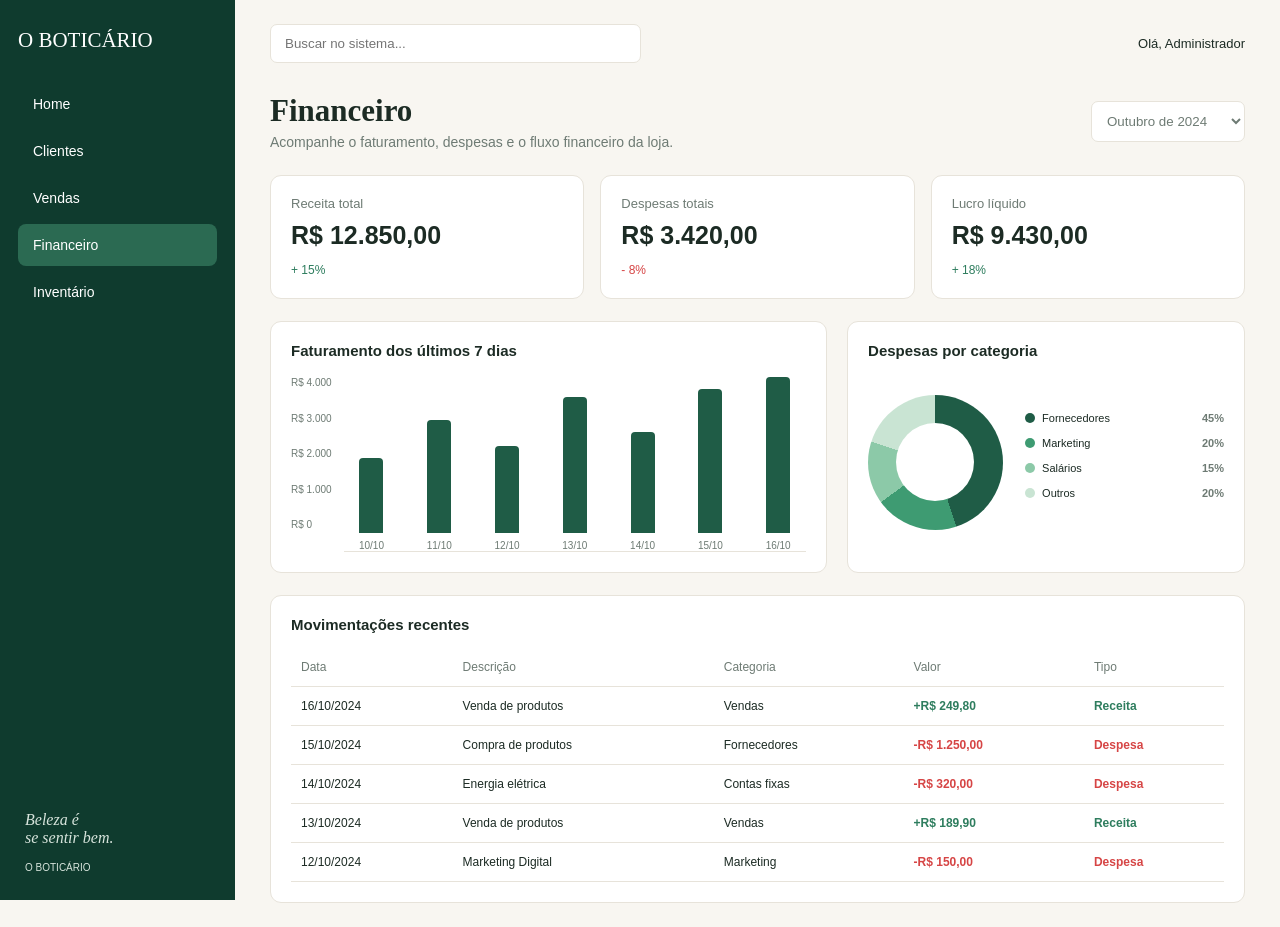
<file: Financeiro/index.html>
<!DOCTYPE html>
<html lang="pt-BR">
<head>
    <meta charset="UTF-8">
    <meta name="viewport" content="width=device-width, initial-scale=1.0">
    <title>Financeiro - O Boticário</title>
    <link rel="stylesheet" href="css.css">
</head>
<body>
    <aside class="menu">
        <h2>O BOTICÁRIO</h2>

        <nav>
            <a href="#">Home</a>
            <a href="#">Clientes</a>
            <a href="#">Vendas</a>
            <a class="ativo" href="#">Financeiro</a>
            <a href="#">Inventário</a>
        </nav>

        <div class="frase">
            <p>Beleza é<br>se sentir bem.</p>
            <small>O BOTICÁRIO</small>
        </div>
    </aside>

    <main class="conteudo">
        <header class="topo">
            <input type="search" placeholder="Buscar no sistema...">
            <p>Olá, Administrador</p>
        </header>

        <section class="cabecalho">
            <div>
                <h1>Financeiro</h1>
                <p>Acompanhe o faturamento, despesas e o fluxo financeiro da loja.</p>
            </div>

            <select>
                <option>Outubro de 2024</option>
                <option>Setembro de 2024</option>
                <option>Agosto de 2024</option>
            </select>
        </section>

        <section class="resumos">
            <div class="cartao">
                <p>Receita total</p>
                <strong>R$ 12.850,00</strong>
                <small>+ 15%</small>
            </div>
            <div class="cartao despesa">
                <p>Despesas totais</p>
                <strong>R$ 3.420,00</strong>
                <small>- 8%</small>
            </div>
            <div class="cartao">
                <p>Lucro líquido</p>
                <strong>R$ 9.430,00</strong>
                <small>+ 18%</small>
            </div>
        </section>

        <section class="graficos">
            <div class="painel">
                <h2>Faturamento dos últimos 7 dias</h2>
                <div class="grafico">
                    <div class="valores">
                        <span>R$ 4.000</span>
                        <span>R$ 3.000</span>
                        <span>R$ 2.000</span>
                        <span>R$ 1.000</span>
                        <span>R$ 0</span>
                    </div>
                    <div class="barras">
                        <div class="coluna"><div style="height: 43%"></div><span>10/10</span></div>
                        <div class="coluna"><div style="height: 65%"></div><span>11/10</span></div>
                        <div class="coluna"><div style="height: 50%"></div><span>12/10</span></div>
                        <div class="coluna"><div style="height: 78%"></div><span>13/10</span></div>
                        <div class="coluna"><div style="height: 58%"></div><span>14/10</span></div>
                        <div class="coluna"><div style="height: 83%"></div><span>15/10</span></div>
                        <div class="coluna"><div style="height: 95%"></div><span>16/10</span></div>
                    </div>
                </div>
            </div>

            <div class="painel">
                <h2>Despesas por categoria</h2>
                <div class="categorias">
                    <div class="grafico-redondo"></div>
                    <ul>
                        <li><span class="cor fornecedores"></span>Fornecedores <b>45%</b></li>
                        <li><span class="cor marketing"></span>Marketing <b>20%</b></li>
                        <li><span class="cor salarios"></span>Salários <b>15%</b></li>
                        <li><span class="cor outros"></span>Outros <b>20%</b></li>
                    </ul>
                </div>
            </div>
        </section>

        <section class="painel movimentacoes">
            <h2>Movimentações recentes</h2>
            <div class="tabela">
                <table>
                    <thead>
                        <tr>
                            <th>Data</th>
                            <th>Descrição</th>
                            <th>Categoria</th>
                            <th>Valor</th>
                            <th>Tipo</th>
                        </tr>
                    </thead>
                    <tbody>
                        <tr>
                            <td>16/10/2024</td>
                            <td>Venda de produtos</td>
                            <td>Vendas</td>
                            <td class="entrada">+R$ 249,80</td>
                            <td class="entrada">Receita</td>
                        </tr>
                        <tr>
                            <td>15/10/2024</td>
                            <td>Compra de produtos</td>
                            <td>Fornecedores</td>
                            <td class="saida">-R$ 1.250,00</td>
                            <td class="saida">Despesa</td>
                        </tr>
                        <tr>
                            <td>14/10/2024</td>
                            <td>Energia elétrica</td>
                            <td>Contas fixas</td>
                            <td class="saida">-R$ 320,00</td>
                            <td class="saida">Despesa</td>
                        </tr>
                        <tr>
                            <td>13/10/2024</td>
                            <td>Venda de produtos</td>
                            <td>Vendas</td>
                            <td class="entrada">+R$ 189,90</td>
                            <td class="entrada">Receita</td>
                        </tr>
                        <tr>
                            <td>12/10/2024</td>
                            <td>Marketing Digital</td>
                            <td>Marketing</td>
                            <td class="saida">-R$ 150,00</td>
                            <td class="saida">Despesa</td>
                        </tr>
                    </tbody>
                </table>
            </div>
        </section>
    </main>
</body>
</html>
</file>
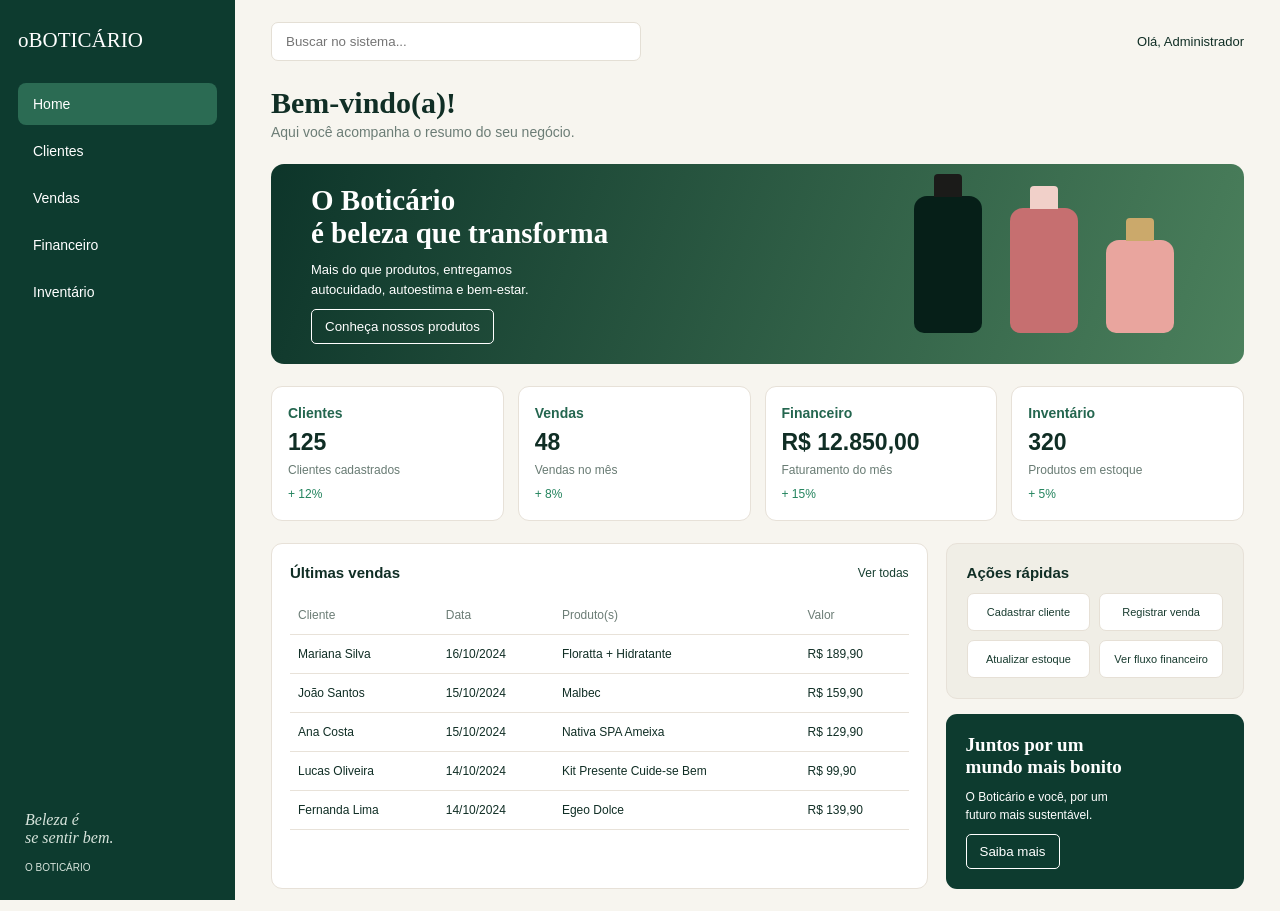
<file: Home/index.html>
<!DOCTYPE html>
<html lang="pt-br">
<head>
    <meta charset="UTF-8">
    <meta name="viewport" content="width=device-width, initial-scale=1.0">
    <title>O Boticário - Home</title>
    <link rel="stylesheet" href="style.css">
</head>
<body>
    <aside class="menu">
        <h2>oBOTICÁRIO</h2>

        <nav>
            <a class="ativo" href="#">Home</a>
            <a href="#">Clientes</a>
            <a href="#">Vendas</a>
            <a href="#">Financeiro</a>
            <a href="#">Inventário</a>
        </nav>

        <div class="frase">
            <p>Beleza é<br>se sentir bem.</p>
            <small>O BOTICÁRIO</small>
        </div>
    </aside>

    <main class="conteudo">
        <header class="topo">
            <input type="text" placeholder="Buscar no sistema...">
            <div class="usuario">Olá, Administrador</div>
        </header>

        <section class="boas-vindas">
            <h1>Bem-vindo(a)!</h1>
            <p>Aqui você acompanha o resumo do seu negócio.</p>
        </section>

        <section class="banner">
            <div class="texto-banner">
                <h2>O Boticário<br>é beleza que transforma</h2>
                <p>Mais do que produtos, entregamos<br>
                autocuidado, autoestima e bem-estar.</p>
                <button>Conheça nossos produtos</button>
            </div>

            <div class="frascos">
                <div class="frasco verde"><div></div></div>
                <div class="frasco rosa"><div></div></div>
                <div class="frasco claro"><div></div></div>
            </div>
        </section>

        <section class="resumos">
            <div class="cartao">
                <h3>Clientes</h3>
                <strong>125</strong>
                <p>Clientes cadastrados</p>
                <small>+ 12%</small>
            </div>

            <div class="cartao">
                <h3>Vendas</h3>
                <strong>48</strong>
                <p>Vendas no mês</p>
                <small>+ 8%</small>
            </div>

            <div class="cartao">
                <h3>Financeiro</h3>
                <strong>R$ 12.850,00</strong>
                <p>Faturamento do mês</p>
                <small>+ 15%</small>
            </div>

            <div class="cartao">
                <h3>Inventário</h3>
                <strong>320</strong>
                <p>Produtos em estoque</p>
                <small>+ 5%</small>
            </div>
        </section>

        <section class="parte-inferior">
            <div class="vendas">
                <div class="titulo-tabela">
                    <h3>Últimas vendas</h3>
                    <a href="#">Ver todas</a>
                </div>

                <table>
                    <thead>
                        <tr>
                            <th>Cliente</th>
                            <th>Data</th>
                            <th>Produto(s)</th>
                            <th>Valor</th>
                        </tr>
                    </thead>
                    <tbody>
                        <tr>
                            <td>Mariana Silva</td>
                            <td>16/10/2024</td>
                            <td>Floratta + Hidratante</td>
                            <td>R$ 189,90</td>
                        </tr>
                        <tr>
                            <td>João Santos</td>
                            <td>15/10/2024</td>
                            <td>Malbec</td>
                            <td>R$ 159,90</td>
                        </tr>
                        <tr>
                            <td>Ana Costa</td>
                            <td>15/10/2024</td>
                            <td>Nativa SPA Ameixa</td>
                            <td>R$ 129,90</td>
                        </tr>
                        <tr>
                            <td>Lucas Oliveira</td>
                            <td>14/10/2024</td>
                            <td>Kit Presente Cuide-se Bem</td>
                            <td>R$ 99,90</td>
                        </tr>
                        <tr>
                            <td>Fernanda Lima</td>
                            <td>14/10/2024</td>
                            <td>Egeo Dolce</td>
                            <td>R$ 139,90</td>
                        </tr>
                    </tbody>
                </table>
            </div>

            <div class="coluna-lateral">
                <div class="acoes">
                    <h3>Ações rápidas</h3>
                    <div class="botoes">
                        <button>Cadastrar cliente</button>
                        <button>Registrar venda</button>
                        <button>Atualizar estoque</button>
                        <button>Ver fluxo financeiro</button>
                    </div>
                </div>

                <div class="mensagem">
                    <h3>Juntos por um<br>mundo mais bonito</h3>
                    <p>O Boticário e você, por um<br>futuro mais sustentável.</p>
                    <button>Saiba mais</button>
                </div>
            </div>
        </section>
    </main>
</body>
</html>
</file>
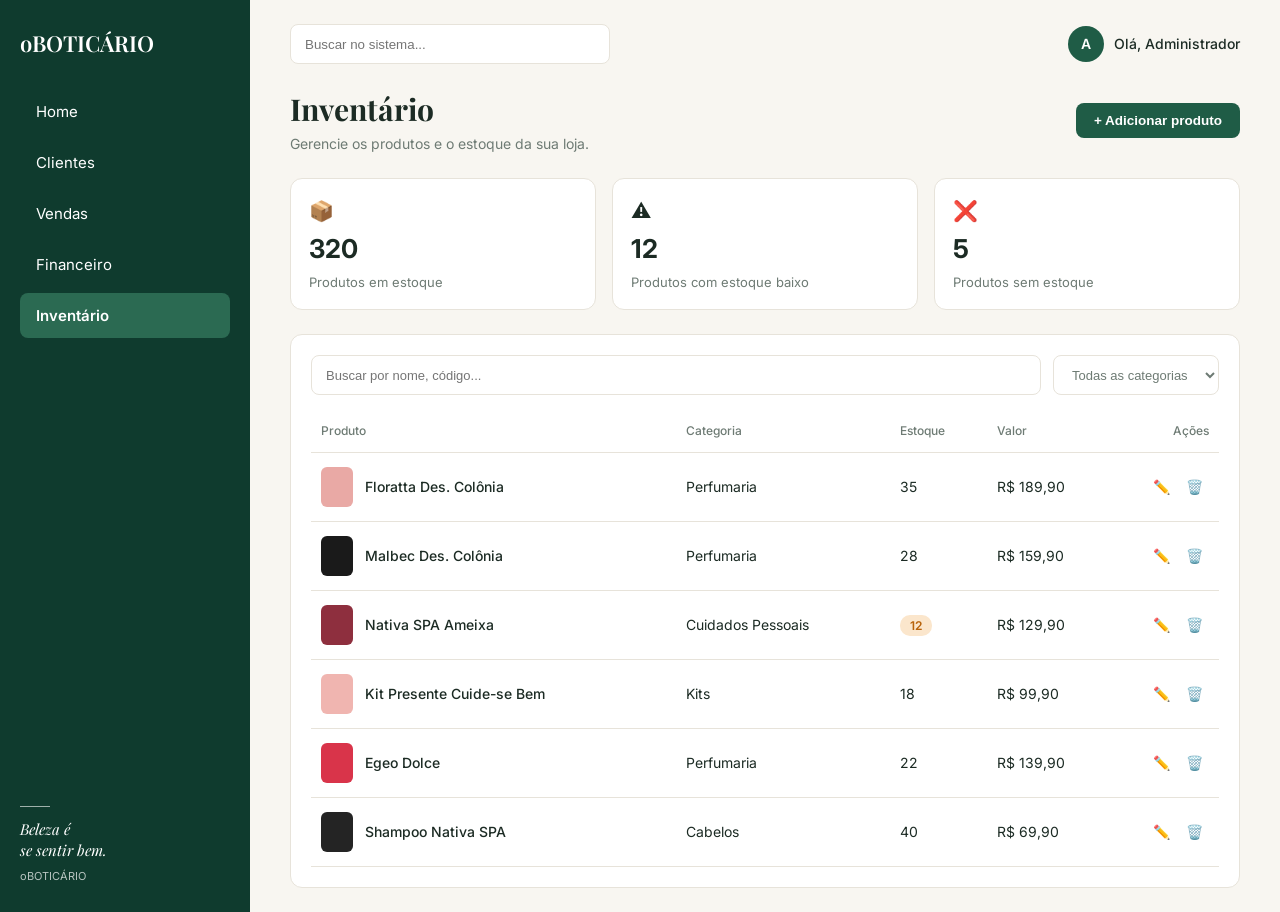
<file: Inventario/Inventario.html>
<!DOCTYPE html>
<html lang="pt-BR">
<head>
  <meta charset="UTF-8">
  <meta name="viewport" content="width=device-width, initial-scale=1.0">
  <title>Inventário · O Boticário</title>
  
  <!-- Fontes do Google -->
  <link rel="preconnect" href="https://fonts.googleapis.com">
  <link rel="preconnect" href="https://fonts.gstatic.com" crossorigin>
  <link href="https://fonts.googleapis.com/css2?family=Inter:wght@400;500;600;700&family=Playfair+Display:ital,wght@0,400;0,600;1,400&display=swap" rel="stylesheet">
  
  <link rel="stylesheet" href="Inventario.css">
</head>
<body>

  <div class="app">

    <!-- ===== Menu Lateral ===== -->
    <aside class="sidebar">
      <div class="brand">
        <span>oBOTICÁRIO</span>
      </div>

      <nav class="nav">
        <a href="#">Home</a>
        <a href="#">Clientes</a>
        <a href="#">Vendas</a>
        <a href="#">Financeiro</a>
        <a href="#" class="ativo">Inventário</a>
      </nav>

      <div class="sidebar-footer">
        <hr>
        <p>Beleza é<br>se sentir bem.</p>
        <small>oBOTICÁRIO</small>
      </div>
    </aside>

    <!-- ===== Conteúdo Principal ===== -->
    <div class="main">

      <!-- Topbar -->
      <header class="topbar">
        <div class="search">
          <input type="search" placeholder="Buscar no sistema...">
        </div>
        <div class="user">
          <span class="avatar">A</span>
          <span>Olá, Administrador</span>
        </div>
      </header>

      <!-- Cabeçalho da Página -->
      <div class="page-header">
        <div>
          <h1>Inventário</h1>
          <p>Gerencie os produtos e o estoque da sua loja.</p>
        </div>
        <button class="btn-adicionar" type="button">+ Adicionar produto</button>
      </div>

      <!-- Cards de Estatísticas do Estoque -->
      <section class="stats">
        <div class="stat">
          <div class="stat-icon">📦</div>
          <strong>320</strong>
          <span class="stat-label">Produtos em estoque</span>
        </div>
        <div class="stat">
          <div class="stat-icon alerta">⚠️</div>
          <strong>12</strong>
          <span class="stat-label">Produtos com estoque baixo</span>
        </div>
        <div class="stat">
          <div class="stat-icon perigo">❌</div>
          <strong>5</strong>
          <span class="stat-label">Produtos sem estoque</span>
        </div>
      </section>

      <!-- Painel da Tabela e Filtros -->
      <section class="panel">
        
        <div class="filters">
          <div class="search-table">
            <input type="search" placeholder="Buscar por nome, código...">
          </div>
          <div class="select">
            <select>
              <option>Todas as categorias</option>
              <option>Perfumaria</option>
              <option>Cuidados Pessoais</option>
              <option>Cabelos</option>
              <option>Kits</option>
            </select>
          </div>
        </div>

        <!-- Tabela de Produtos -->
        <div class="table-wrap">
          <table>
            <thead>
              <tr>
                <th>Produto</th>
                <th>Categoria</th>
                <th>Estoque</th>
                <th>Valor</th>
                <th class="col-acoes">Ações</th>
              </tr>
            </thead>
            <tbody>
              <tr>
                <td>
                  <div class="product-info">
                    <span class="thumb" style="background-color: #E9A9A5;"></span>
                    Floratta Des. Colônia
                  </div>
                </td>
                <td>Perfumaria</td>
                <td>35</td>
                <td>R$ 189,90</td>
                <td class="col-acoes">
                  <button class="btn-acao" type="button" title="Editar">✏️</button>
                  <button class="btn-acao danger" type="button" title="Excluir">🗑️</button>
                </td>
              </tr>
              <tr>
                <td>
                  <div class="product-info">
                    <span class="thumb" style="background-color: #1A1A1A;"></span>
                    Malbec Des. Colônia
                  </div>
                </td>
                <td>Perfumaria</td>
                <td>28</td>
                <td>R$ 159,90</td>
                <td class="col-acoes">
                  <button class="btn-acao" type="button" title="Editar">✏️</button>
                  <button class="btn-acao danger" type="button" title="Excluir">🗑️</button>
                </td>
              </tr>
              <tr>
                <td>
                  <div class="product-info">
                    <span class="thumb" style="background-color: #8E2F3E;"></span>
                    Nativa SPA Ameixa
                  </div>
                </td>
                <td>Cuidados Pessoais</td>
                <td><span class="badge-alerta">12</span></td>
                <td>R$ 129,90</td>
                <td class="col-acoes">
                  <button class="btn-acao" type="button" title="Editar">✏️</button>
                  <button class="btn-acao danger" type="button" title="Excluir">🗑️</button>
                </td>
              </tr>
              <tr>
                <td>
                  <div class="product-info">
                    <span class="thumb" style="background-color: #F0B5B0;"></span>
                    Kit Presente Cuide-se Bem
                  </div>
                </td>
                <td>Kits</td>
                <td>18</td>
                <td>R$ 99,90</td>
                <td class="col-acoes">
                  <button class="btn-acao" type="button" title="Editar">✏️</button>
                  <button class="btn-acao danger" type="button" title="Excluir">🗑️</button>
                </td>
              </tr>
              <tr>
                <td>
                  <div class="product-info">
                    <span class="thumb" style="background-color: #D9344A;"></span>
                    Egeo Dolce
                  </div>
                </td>
                <td>Perfumaria</td>
                <td>22</td>
                <td>R$ 139,90</td>
                <td class="col-acoes">
                  <button class="btn-acao" type="button" title="Editar">✏️</button>
                  <button class="btn-acao danger" type="button" title="Excluir">🗑️</button>
                </td>
              </tr>
              <tr>
                <td>
                  <div class="product-info">
                    <span class="thumb" style="background-color: #242424;"></span>
                    Shampoo Nativa SPA
                  </div>
                </td>
                <td>Cabelos</td>
                <td>40</td>
                <td>R$ 69,90</td>
                <td class="col-acoes">
                  <button class="btn-acao" type="button" title="Editar">✏️</button>
                  <button class="btn-acao danger" type="button" title="Excluir">🗑️</button>
                </td>
              </tr>
            </tbody>
          </table>
        </div>

      </section>

    </div>
  </div>

</body>
</html>
</file>
<file: Financeiro/css.css>
* {
    margin: 0;
    padding: 0;
    box-sizing: border-box;
}

body {
    font-family: Arial, sans-serif;
    background-color: #f8f6f1;
    color: #1c2b24;
    display: flex;
}

/* Menu lateral */
.menu {
    width: 235px;
    height: 100vh;
    background-color: #0f3b2e;
    color: white;
    padding: 28px 18px;
    position: fixed;
    left: 0;
    top: 0;
}

.menu h2 {
    font-family: Georgia, serif;
    font-size: 21px;
    font-weight: normal;
    margin-bottom: 30px;
}

.menu nav a {
    display: block;
    color: white;
    text-decoration: none;
    padding: 13px 15px;
    margin-bottom: 5px;
    border-radius: 8px;
    font-size: 14px;
}

.menu nav a:hover,
.menu nav .ativo {
    background-color: #2b6a52;
}

.frase {
    position: absolute;
    bottom: 25px;
    left: 25px;
    color: #d7e4dc;
}

.frase p {
    font-family: Georgia, serif;
    font-style: italic;
    margin-bottom: 10px;
}

.frase small {
    font-size: 10px;
}

.conteudo {
    margin-left: 235px;
    padding: 24px 35px;
    width: calc(100% - 235px);
}

.topo {
    display: flex;
    justify-content: space-between;
    align-items: center;
    margin-bottom: 30px;
}

.topo input {
    width: 38%;
    padding: 11px 14px;
    border: 1px solid #e7e3da;
    border-radius: 7px;
    background-color: white;
}

.topo p {
    font-size: 13px;
}

.cabecalho {
    display: flex;
    justify-content: space-between;
    align-items: center;
    gap: 15px;
    margin-bottom: 25px;
}

.cabecalho h1 {
    font-family: Georgia, serif;
    font-size: 31px;
    margin-bottom: 5px;
}

.cabecalho p {
    color: #6e7b74;
    font-size: 14px;
}

.cabecalho select {
    padding: 11px;
    border: 1px solid #e7e3da;
    border-radius: 7px;
    background-color: white;
    color: #6e7b74;
}

.resumos {
    display: grid;
    grid-template-columns: repeat(3, 1fr);
    gap: 16px;
    margin-bottom: 22px;
}

.cartao {
    background-color: white;
    border: 1px solid #e7e3da;
    border-radius: 11px;
    padding: 20px;
}

.cartao p {
    color: #6e7b74;
    margin-bottom: 10px;
    font-size: 13px;
}

.cartao strong {
    display: block;
    font-size: 25px;
    margin-bottom: 10px;
}

.cartao small {
    color: #2e7d5e;
    font-size: 12px;
}

.cartao.despesa small {
    color: #d64545;
}

.graficos {
    display: grid;
    grid-template-columns: 1.4fr 1fr;
    gap: 20px;
    margin-bottom: 22px;
}

.painel {
    background-color: white;
    border: 1px solid #e7e3da;
    border-radius: 11px;
    padding: 20px;
    min-width: 0;
}

.painel h2 {
    font-size: 15px;
    margin-bottom: 18px;
}

.grafico {
    display: flex;
    height: 175px;
    gap: 12px;
}

.valores {
    display: flex;
    flex-direction: column;
    justify-content: space-between;
    padding-bottom: 22px;
    font-size: 10px;
    color: #6e7b74;
}

.barras {
    display: flex;
    align-items: end;
    justify-content: space-around;
    gap: 12px;
    flex: 1;
    border-bottom: 1px solid #e7e3da;
}

.coluna {
    display: flex;
    flex-direction: column;
    justify-content: end;
    align-items: center;
    height: 100%;
    gap: 7px;
    color: #6e7b74;
    font-size: 10px;
}

.coluna div {
    width: 24px;
    background-color: #1f5c46;
    border-radius: 4px 4px 0 0;
}

.coluna div:hover {
    background-color: #3e9b72;
}

.categorias {
    display: flex;
    align-items: center;
    justify-content: center;
    gap: 22px;
    min-height: 170px;
}

.grafico-redondo {
    width: 135px;
    height: 135px;
    flex-shrink: 0;
    border-radius: 50%;
    background: conic-gradient(
        #1f5c46 0% 45%,
        #3e9b72 45% 65%,
        #8cc9a8 65% 80%,
        #c9e4d3 80% 100%
    );
    position: relative;
}

.grafico-redondo::after {
    content: "";
    position: absolute;
    width: 78px;
    height: 78px;
    background-color: white;
    border-radius: 50%;
    top: 28px;
    left: 28px;
}

.categorias ul {
    list-style: none;
    flex: 1;
}

.categorias li {
    display: flex;
    align-items: center;
    gap: 7px;
    margin-bottom: 13px;
    font-size: 11px;
}

.categorias li b {
    margin-left: auto;
    color: #6e7b74;
}

.cor {
    width: 10px;
    height: 10px;
    border-radius: 50%;
    flex-shrink: 0;
}

.fornecedores {
    background-color: #1f5c46;
}

.marketing {
    background-color: #3e9b72;
}

.salarios {
    background-color: #8cc9a8;
}

.outros {
    background-color: #c9e4d3;
}

.movimentacoes h2 {
    margin-bottom: 15px;
}

.tabela {
    overflow-x: auto;
}

table {
    width: 100%;
    min-width: 620px;
    border-collapse: collapse;
    text-align: left;
}

th, td {
    padding: 12px 10px;
    border-bottom: 1px solid #e7e3da;
    font-size: 12px;
    white-space: nowrap;
}

th {
    color: #6e7b74;
    font-weight: normal;
}

.entrada {
    color: #2e7d5e;
    font-weight: bold;
}

.saida {
    color: #d64545;
    font-weight: bold;
}

tbody tr:hover {
    background-color: #fbfaf6;
}

@media (max-width: 1100px) {
    .graficos {
        grid-template-columns: 1fr;
    }

    .categorias {
        justify-content: flex-start;
    }
}

@media (max-width: 800px) {
    .menu {
        width: 180px;
    }

    .conteudo {
        margin-left: 180px;
        width: calc(100% - 180px);
        padding: 20px;
    }

    .resumos {
        grid-template-columns: 1fr;
    }

    .cabecalho {
        align-items: flex-start;
        flex-direction: column;
    }
}

@media (max-width: 600px) {
    body {
        display: block;
    }

    .menu {
        position: static;
        width: 100%;
        height: auto;
        padding: 18px;
    }

    .menu h2 {
        margin-bottom: 12px;
    }

    .menu nav {
        display: flex;
        flex-wrap: wrap;
    }

    .menu nav a {
        padding: 10px;
    }

    .frase {
        display: none;
    }

    .conteudo {
        margin-left: 0;
        width: 100%;
        padding: 18px 12px;
    }

    .topo input {
        width: 60%;
    }

    .graficos {
        grid-template-columns: 1fr;
    }

    .categorias {
        flex-direction: column;
    }

    .categorias ul {
        width: 100%;
    }
}
</file>
<file: Home/style.css>
* {
    margin: 0;
    padding: 0;
    box-sizing: border-box;
}

body {
    font-family: Arial, sans-serif;
    background-color: #f7f5ef;
    color: #102e25;
    display: flex;
}

/* Menu que fica do lado esquerdo */
.menu {
    width: 235px;
    min-height: 100vh;
    background-color: #0d3b2f;
    color: white;
    padding: 28px 18px;
    position: fixed;
    left: 0;
    top: 0;
}

.menu h2 {
    font-family: Georgia, serif;
    font-size: 21px;
    margin-bottom: 30px;
    font-weight: normal;
}

.menu nav a {
    display: block;
    color: white;
    text-decoration: none;
    padding: 13px 15px;
    margin-bottom: 5px;
    border-radius: 8px;
    font-size: 14px;
}

.menu nav a:hover,
.menu nav .ativo {
    background-color: #2b6b53;
}

.frase {
    position: absolute;
    bottom: 25px;
    left: 25px;
    color: #d7e4dc;
}

.frase p {
    font-family: Georgia, serif;
    font-style: italic;
    margin-bottom: 10px;
}

.frase small {
    font-size: 10px;
}

.conteudo {
    margin-left: 235px;
    padding: 22px 36px;
    width: calc(100% - 235px);
}

.topo {
    display: flex;
    justify-content: space-between;
    align-items: center;
    margin-bottom: 25px;
}

.topo input {
    width: 38%;
    padding: 11px 14px;
    border: 1px solid #e4dfd5;
    border-radius: 7px;
    background-color: white;
}

.usuario {
    font-size: 13px;
}

.boas-vindas {
    margin-bottom: 24px;
}

.boas-vindas h1 {
    font-family: Georgia, serif;
    font-size: 30px;
    margin-bottom: 4px;
}

.boas-vindas p {
    color: #6c7d76;
    font-size: 14px;
}

.banner {
    background: linear-gradient(110deg, #0d352a, #4b805c);
    color: white;
    min-height: 180px;
    border-radius: 13px;
    padding: 20px 40px;
    display: flex;
    justify-content: space-between;
    align-items: center;
    overflow: hidden;
    margin-bottom: 22px;
}

.texto-banner h2 {
    font-family: Georgia, serif;
    font-size: 29px;
    margin-bottom: 10px;
}

.texto-banner p {
    font-size: 13px;
    line-height: 1.5;
    margin-bottom: 10px;
}

button {
    cursor: pointer;
}

.texto-banner button,
.mensagem button {
    background-color: transparent;
    border: 1px solid white;
    color: white;
    padding: 9px 13px;
    border-radius: 5px;
}

.frascos {
    display: flex;
    align-items: end;
    gap: 28px;
    padding-right: 30px;
}

.frasco {
    width: 68px;
    height: 125px;
    border-radius: 13px 13px 10px 10px;
    position: relative;
}

.frasco div {
    position: absolute;
    top: -22px;
    left: 20px;
    width: 28px;
    height: 23px;
    border-radius: 4px 4px 0 0;
    background-color: #1b1b19;
}

.frasco.verde {
    background-color: #061f18;
    height: 137px;
}

.frasco.rosa {
    background-color: #c66f70;
}

.frasco.rosa div {
    background-color: #f1d0c9;
}

.frasco.claro {
    background-color: #e9a59e;
    height: 93px;
}

.frasco.claro div {
    background-color: #cba96b;
}

.resumos {
    display: grid;
    grid-template-columns: repeat(4, 1fr);
    gap: 14px;
    margin-bottom: 22px;
}

.cartao {
    background-color: white;
    border: 1px solid #e7e1d8;
    border-radius: 11px;
    padding: 18px 16px;
}

.cartao h3 {
    color: #24664f;
    font-size: 14px;
    margin-bottom: 8px;
}

.cartao strong {
    display: block;
    color: #102e25;
    font-size: 23px;
    margin-bottom: 7px;
}

.cartao p {
    color: #687b73;
    font-size: 12px;
    margin-bottom: 7px;
}

.cartao small {
    color: #24845e;
    font-size: 12px;
}

.parte-inferior {
    display: grid;
    grid-template-columns: 2.2fr 1fr;
    gap: 18px;
}

.vendas {
    background-color: white;
    border: 1px solid #e7e1d8;
    border-radius: 11px;
    padding: 20px 18px;
    overflow-x: auto;
}

.titulo-tabela {
    display: flex;
    justify-content: space-between;
    align-items: center;
    margin-bottom: 15px;
}

.titulo-tabela h3,
.acoes h3 {
    font-size: 15px;
}

.titulo-tabela a {
    color: #173f31;
    text-decoration: none;
    font-size: 12px;
}

table {
    width: 100%;
    border-collapse: collapse;
    font-size: 12px;
    text-align: left;
}

th, td {
    padding: 12px 8px;
    border-bottom: 1px solid #e8e2d9;
    white-space: nowrap;
}

th {
    color: #6c7d76;
    font-weight: normal;
}

.coluna-lateral {
    display: flex;
    flex-direction: column;
    gap: 15px;
}

.acoes {
    background-color: #f0eee6;
    border: 1px solid #e7e1d8;
    border-radius: 11px;
    padding: 20px;
}

.acoes h3 {
    margin-bottom: 12px;
}

.botoes {
    display: grid;
    grid-template-columns: 1fr 1fr;
    gap: 9px;
}

.botoes button {
    background-color: white;
    border: 1px solid #e6e0d6;
    border-radius: 7px;
    padding: 12px 7px;
    font-size: 11px;
    color: #183b2f;
}

.mensagem {
    background-color: #0d3b2f;
    color: white;
    border-radius: 11px;
    padding: 20px;
}

.mensagem h3 {
    font-family: Georgia, serif;
    font-size: 19px;
    margin-bottom: 10px;
}

.mensagem p {
    font-size: 12px;
    line-height: 1.5;
    margin-bottom: 10px;
}

@media (max-width: 1050px) {
    .resumos {
        grid-template-columns: repeat(2, 1fr);
    }

    .parte-inferior {
        grid-template-columns: 1fr;
    }

    .frascos {
        gap: 15px;
        padding-right: 10px;
    }
}

@media (max-width: 700px) {
    body {
        display: block;
    }

    .menu {
        position: static;
        width: 100%;
        min-height: auto;
        padding: 18px;
    }

    .menu h2 {
        margin-bottom: 12px;
    }

    .menu nav {
        display: flex;
        flex-wrap: wrap;
    }

    .menu nav a {
        padding: 10px;
    }

    .frase {
        display: none;
    }

    .conteudo {
        margin-left: 0;
        width: 100%;
        padding: 20px 14px;
    }

    .topo input {
        width: 60%;
    }

    .banner {
        padding: 22px;
    }

    .texto-banner h2 {
        font-size: 23px;
    }

    .frascos {
        display: none;
    }

    .resumos {
        grid-template-columns: 1fr 1fr;
    }

    .cartao {
        padding: 14px 10px;
    }

    .cartao strong {
        font-size: 18px;
    }
}
</file>
<file: Inventario/Inventario.css>
* {
  box-sizing: border-box;
  margin: 0;
  padding: 0;
}

body {
  font-family: 'Inter', sans-serif;
  font-size: 14px;
  line-height: 1.4;
  color: #1C2B24;
  background-color: #F8F6F1;
}

a {
  color: inherit;
  text-decoration: none;
}

/* Layout Geral */
.app {
  display: flex;
  min-height: 100vh;
}

/* Sidebar / Menu Lateral */
.sidebar {
  width: 250px;
  background-color: #0F3B2E;
  color: #FFFFFF;
  padding: 28px 20px;
  display: flex;
  flex-direction: column;
  flex-shrink: 0;
}

.brand {
  font-family: 'Playfair Display', serif;
  font-size: 22px;
  font-weight: 600;
  margin-bottom: 30px;
}

.nav {
  display: flex;
  flex-direction: column;
  gap: 6px;
}

.nav a {
  padding: 12px 16px;
  border-radius: 8px;
  font-size: 15px;
  color: #FFFFFF;
}

.nav a:hover {
  background-color: rgba(255, 255, 255, 0.1);
}

.nav a.ativo {
  background-color: #2B6A52;
  font-weight: 600;
}

.sidebar-footer {
  margin-top: auto;
  padding-top: 20px;
}

.sidebar-footer hr {
  width: 30px;
  border: 0;
  border-top: 1px solid rgba(255, 255, 255, 0.6);
  margin-bottom: 12px;
}

.sidebar-footer p {
  font-family: 'Playfair Display', serif;
  font-style: italic;
  font-size: 15px;
}

.sidebar-footer small {
  display: block;
  margin-top: 8px;
  font-size: 11px;
  opacity: 0.7;
}

/* Conteúdo Principal */
.main {
  flex: 1;
  padding: 24px 40px;
  display: flex;
  flex-direction: column;
  gap: 24px;
}

/* Topbar */
.topbar {
  display: flex;
  justify-content: space-between;
  align-items: center;
}

.search input {
  width: 320px;
  height: 40px;
  padding: 0 14px;
  background-color: #FFFFFF;
  border: 1px solid #E7E3DA;
  border-radius: 8px;
  outline: none;
}

.user {
  display: flex;
  align-items: center;
  gap: 10px;
  font-weight: 500;
}

.avatar {
  width: 36px;
  height: 36px;
  border-radius: 50%;
  background-color: #1F5C46;
  color: #FFFFFF;
  display: flex;
  align-items: center;
  justify-content: center;
  font-weight: 600;
}

/* Cabeçalho da Página */
.page-header {
  display: flex;
  justify-content: space-between;
  align-items: center;
}

.page-header h1 {
  font-family: 'Playfair Display', serif;
  font-size: 30px;
}

.page-header p {
  color: #6E7B74;
  margin-top: 4px;
}

.btn-adicionar {
  background-color: #1F5C46;
  color: #FFFFFF;
  border: none;
  border-radius: 8px;
  padding: 10px 18px;
  font-weight: 600;
  font-size: 13.5px;
  cursor: pointer;
}

.btn-adicionar:hover {
  background-color: #17493a;
}

/* Cards de Estatísticas */
.stats {
  display: grid;
  grid-template-columns: repeat(3, 1fr);
  gap: 16px;
}

.stat {
  background-color: #FFFFFF;
  border: 1px solid #E7E3DA;
  border-radius: 12px;
  padding: 18px;
  display: flex;
  flex-direction: column;
  gap: 6px;
}

.stat-icon {
  font-size: 20px;
}

.stat strong {
  font-size: 26px;
  font-weight: 700;
}

.stat-label {
  color: #6E7B74;
  font-size: 13px;
}

/* Painel da Tabela */
.panel {
  background-color: #FFFFFF;
  border: 1px solid #E7E3DA;
  border-radius: 12px;
  padding: 20px;
  display: flex;
  flex-direction: column;
  gap: 16px;
}

/* Filtros da Tabela */
.filters {
  display: flex;
  gap: 12px;
}

.search-table {
  flex: 1;
}

.search-table input {
  width: 100%;
  height: 40px;
  padding: 0 14px;
  background-color: #FFFFFF;
  border: 1px solid #E7E3DA;
  border-radius: 8px;
  outline: none;
  font-size: 13px;
}

.select select {
  height: 40px;
  padding: 0 14px;
  border: 1px solid #E7E3DA;
  border-radius: 8px;
  background-color: #FFFFFF;
  color: #6E7B74;
  outline: none;
  font-size: 13px;
}

/* Tabela */
.table-wrap {
  overflow-x: auto;
}

table {
  width: 100%;
  border-collapse: collapse;
  text-align: left;
}

th {
  padding: 12px 10px;
  color: #6E7B74;
  font-weight: 500;
  font-size: 12px;
  border-bottom: 1px solid #E7E3DA;
}

td {
  padding: 14px 10px;
  border-bottom: 1px solid #E7E3DA;
  vertical-align: middle;
}

.product-info {
  display: flex;
  align-items: center;
  gap: 12px;
  font-weight: 500;
}

.thumb {
  width: 32px;
  height: 40px;
  border-radius: 6px;
  display: inline-block;
}

.badge-alerta {
  background-color: #FBE6CC;
  color: #B8620A;
  padding: 3px 10px;
  border-radius: 10px;
  font-weight: 600;
  font-size: 12px;
}

/* Ações da Tabela */
.col-acoes {
  text-align: right;
  width: 100px;
}

.btn-acao {
  background: transparent;
  border: none;
  font-size: 14px;
  cursor: pointer;
  padding: 4px 6px;
  border-radius: 4px;
}

.btn-acao:hover {
  background-color: #F8F6F1;
}
</file>
